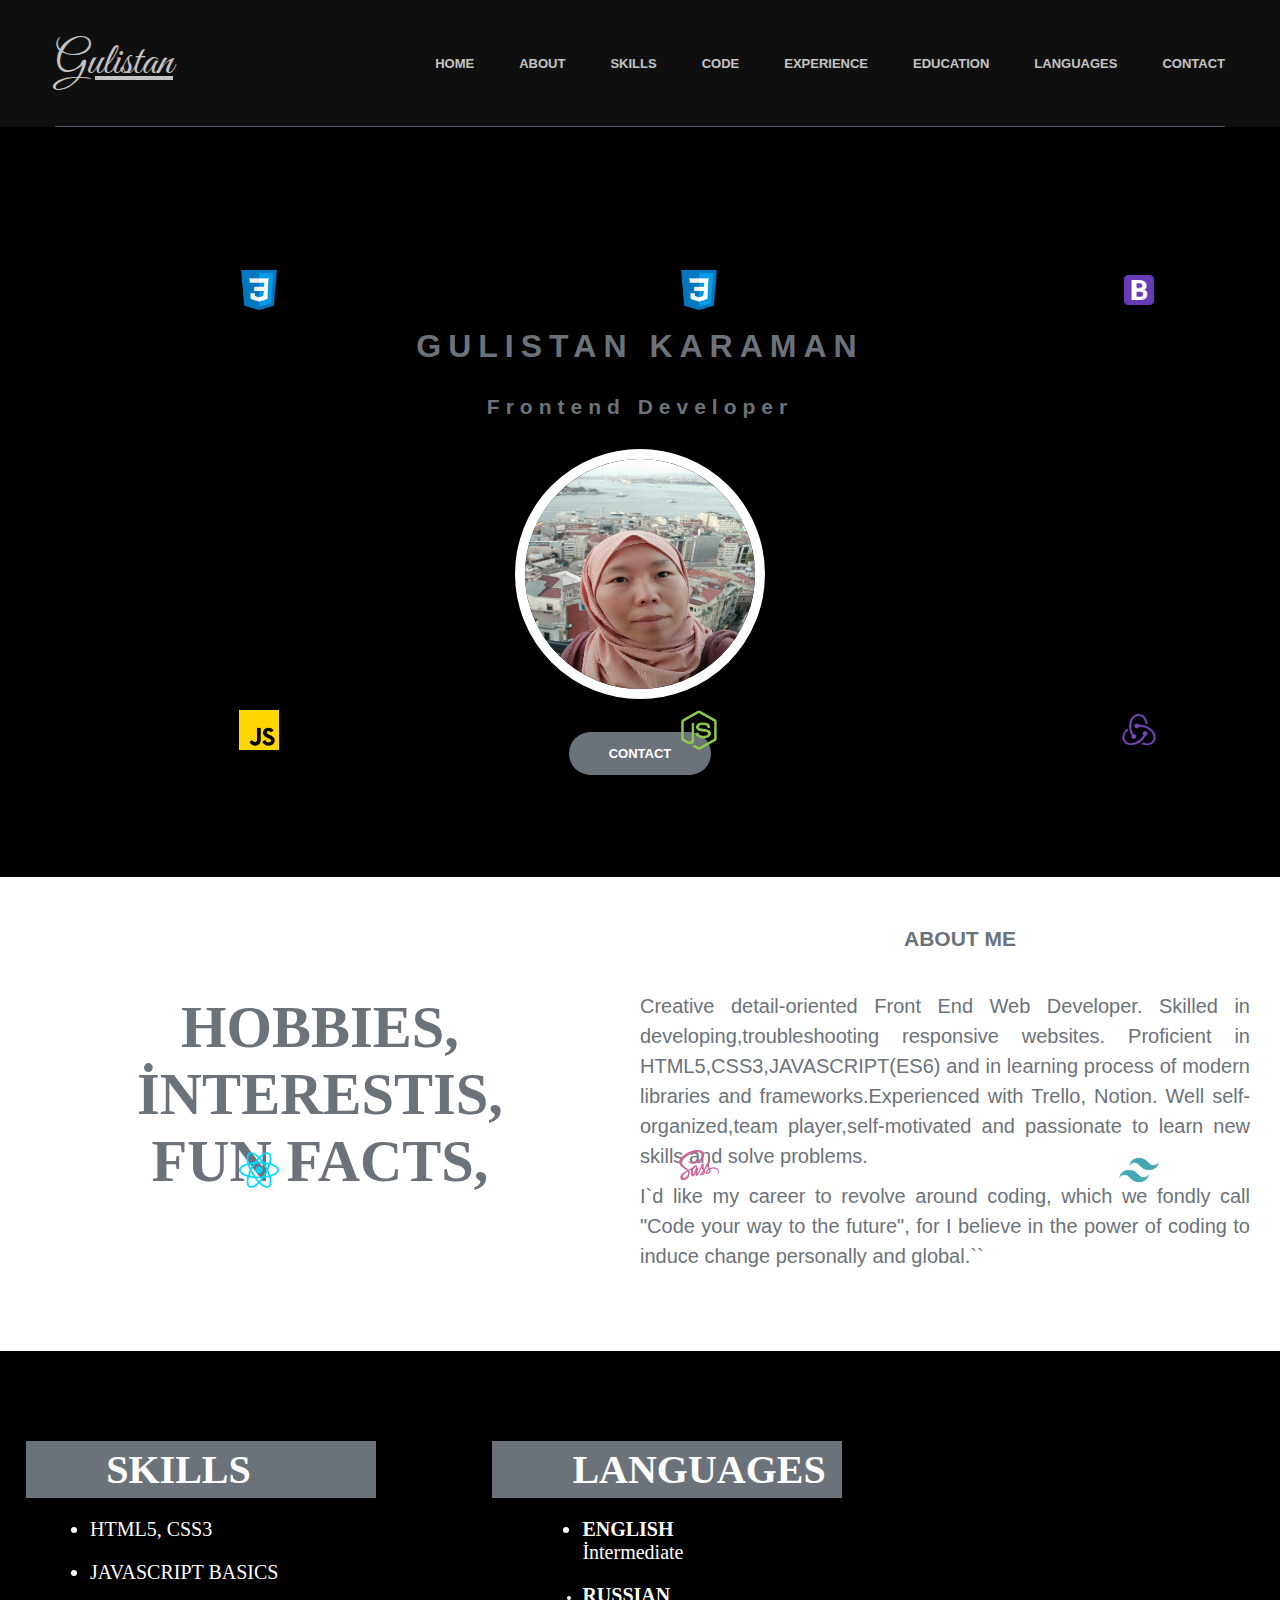
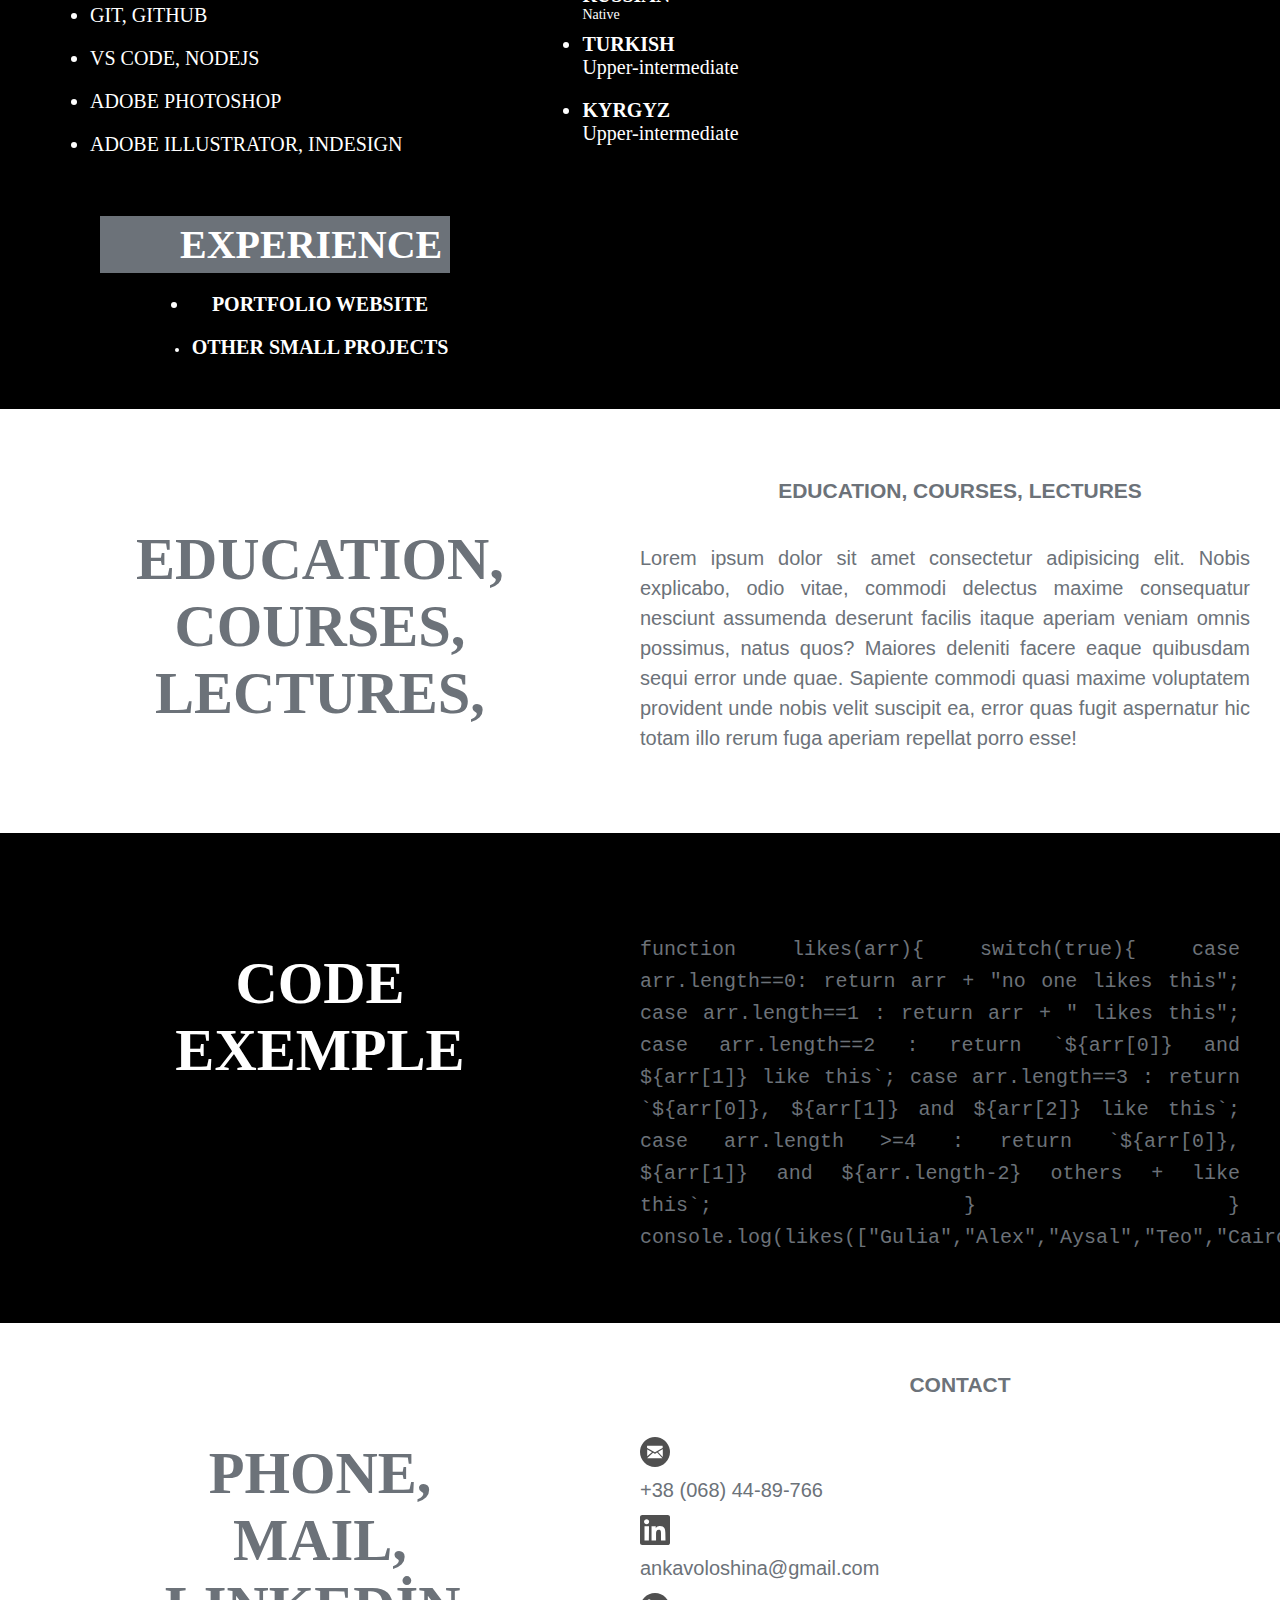
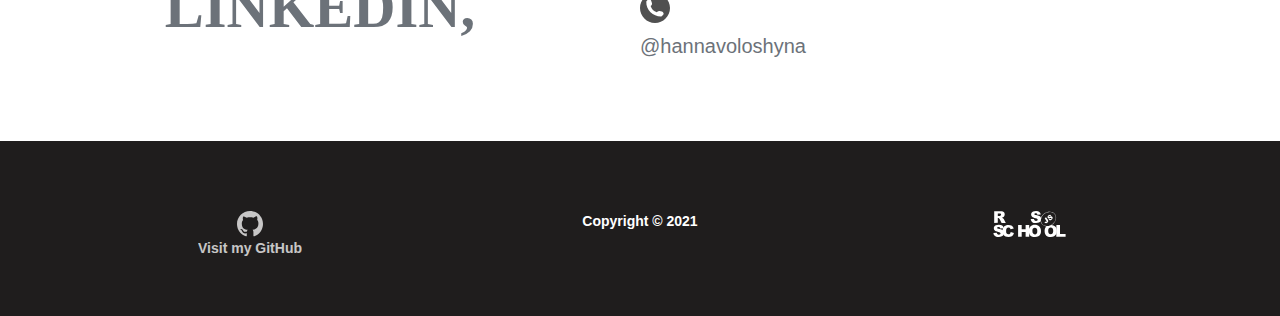
<file: index.html>
<!DOCTYPE html>
<html lang="en">
  <head>
    <meta charset="UTF-8" />
    <meta name="viewport" content="width=device-width, initial-scale=1" />
    <!--link to style css-->
    <link rel="stylesheet" href="style.css" />
    <title>GulistanKaraman|cv</title>
    <!--links to google font-->
    <link rel="preconnect" href="https://fonts.googleapis.com" />
    <link rel="preconnect" href="https://fonts.gstatic.com" crossorigin />
    <link
      href="https://fonts.googleapis.com/css2?family=Great+Vibes&display=swap"
      rel="stylesheet"
    />
  </head>
  <body>
    <!--HEADER-->
    <header class="header">
      <div class="header-container container">
        <div class="header_inner">
          <div class="header_logo">
            <a class="logo_home" href="#home">Gulistan</a>
          </div>
          <!--NAVİGATİON-->
          <nav class="nav">
            <ul class="nav_list">
              <li class="nav_item">
                <a class="nav_link" id="home" href="#home">Home</a>
              </li>
              <li class="nav_item">
                <a class="nav_link" href="#about">About</a>
              </li>
              <li class="nav_item">
                <a class="nav_link" href="#skills">Skills</a>
              </li>
              <li class="nav_item">
                <a class="nav_link" href="#code">Code</a>
              </li>
              <li class="nav_item">
                <a class="nav_link" href="#experience">Experience</a>
              </li>
              <li class="nav_item">
                <a class="nav_link" href="#education">Education</a>
              </li>
              <li class="nav_item">
                <a class="nav_link" href="#languages">Languages</a>
              </li>
              <li class="nav_item">
                <a class="nav_link" href="#contact">Contact</a>
              </li>
            </ul>
          </nav>
        </div>
      </div>
    </header>

    <!--MAİN-->
    <main>
      <!--HOME-->
      <section class="main home">
        <div class="container">
          <div class="main_inner">
            <h1 class="main_title">Gulistan Karaman</h1>
            <h2 class="main_subtitle">Frontend Developer</h2>
            <img
              class="photo"
              src="./images/IMG_20201022_180835.jpg"
              alt="photo"
              width="250"
              height="250"
            />
          </div>
          <div class="btn_contact">
            <a class="btn btn--grey" href="#">Contact</a>
          </div>
        </div>
        <div class="main_background-img">
          <img class="css-icon anm" src="./icons/css.png" alt="#" />
          <img class="css-icon anm" src="./icons/css.png" alt="#" />
          <img class="bootstrap anm" src="./icons/bootstrap.png" alt="#" />
          <img class="gitbash anm" src="./icons/gitbash.png" alt="#" />
          <img class="javascript anm" src="./icons/javascript.png" alt="#" />
          <img class="nodejs anm" src="./icons/node.png" alt="#" />
          <img class="noname1 anm" src="./icons/noname1.png" alt="#" />
          <img class="noname2 anm" src="./icons/noname2.png" alt="#" />
          <img class="react-icon anm" src="./icons/react.png" alt="#" />
          <img class="sass anm" src="./icons/sass.png" alt="#" />
          <img class="tailwind anm" src="./icons/tailwind.png" alt="#" />
          <img class="vscode anm" src="./icons/vscode.png" alt="#" />
        </div>
      </section>
      <section class="container-about">
        <div class="about">
          <div class="about_inner">
            <div class="about_left">
              <h3>
                <br />
                Hobbies, <br />
                İnterestis, <br />
                Fun facts,
              </h3>
            </div>
            <div class="content">
              <h2 class="content-about">About me</h2>
              <div class="paragraph-about">
                <p>
                  Creative detail-oriented Front End Web Developer. Skilled in
                  developing,troubleshooting responsive websites. Proficient in
                  HTML5,CSS3,JAVASCRIPT(ES6) and in learning process of modern
                  libraries and frameworks.Experienced with Trello, Notion. Well
                  self-organized,team player,self-motivated and passionate to
                  learn new skills and solve problems.
                </p>

                <p>
                  I`d like my career to revolve around coding, which we fondly
                  call "Code your way to the future", for I believe in the power
                  of coding to induce change personally and global.``
                </p>
              </div>
            </div>
          </div>
        </div>
      </section>
      <section class="container-skills">
        <div class="skills">
          <div class="skills_inner">
            <div class="skills-left">
              <h3 class="skills-hat">Skills</h3>
              <ul class="skills-ul">
                <li class="skills-li">HTML5, CSS3</li>
                <li class="skills-li">JavaScript Basics</li>
                <li class="skills-li">Git, GitHub</li>
                <li class="skills-li">VS Code, Nodejs</li>
                <li class="skills-li">Adobe Photoshop</li>
                <li class="skills-li">Adobe Illustrator, InDesign</li>
              </ul>
            </div>
            <div class="language_right">
              <h3 class="language-hat">Languages</h3>
              <ul class="language-ul">
                <li class="language-li">
                  <p class="language-name">English</p>
                  <p class="level">İntermediate</p>
                </li>
                <li>
                  <p class="language-name">Russian</p>
                  <p class="level">Native</p>
                </li>
                <li class="language-li">
                  <p class="language-name">Turkish</p>
                  <p class="level">Upper-intermediate</p>
                </li>
                <li class="language-li">
                  <p class="language-name">Kyrgyz</p>
                  <p class="level">Upper-intermediate</p>
                </li>
              </ul>
            </div>
            <div class="experience">
              <h3 class="experience-hat">Experience</h3>
              <ul class="experience-ul">
                <li class="experience-li">
                  <p class="experience-name">Portfolio website</p>
                </li>
                <li><p class="experience-name">Other small projects</p></li>
              </ul>
            </div>
          </div>
        </div>
      </section>

      <section class="container-education">
        <div class="education">
          <div class="education_inner">
            <div class="education_left">
              <h3>
                <br />
                Education, <br />
                Courses, <br />
                Lectures,
              </h3>
            </div>
            <div class="education-content">
              <h2 class="content-edu">Education, Courses, Lectures</h2>
              <div class="paragraph-edu">
                <p>
                  Lorem ipsum dolor sit amet consectetur adipisicing elit. Nobis
                  explicabo, odio vitae, commodi delectus maxime consequatur
                  nesciunt assumenda deserunt facilis itaque aperiam veniam
                  omnis possimus, natus quos? Maiores deleniti facere eaque
                  quibusdam sequi error unde quae. Sapiente commodi quasi maxime
                  voluptatem provident unde nobis velit suscipit ea, error quas
                  fugit aspernatur hic totam illo rerum fuga aperiam repellat
                  porro esse!
                </p>
              </div>
            </div>
          </div>
        </div>
      </section>

      <section class="container-code">
        <div class="code">
          <div class="code_inner">
            <div class="code_left">
              <h3>
                <br />
                Code <br />
                Exemple
              </h3>
            </div>
            <div class="content-code">
              <div class="paragraph-code">
                <code>
                  function likes(arr){ switch(true){ case arr.length==0: return
                  arr + "no one likes this"; case arr.length==1 : return arr + "
                  likes this"; case arr.length==2 : return `${arr[0]} and
                  ${arr[1]} like this`; case arr.length==3 : return `${arr[0]},
                  ${arr[1]} and ${arr[2]} like this`; case arr.length &gt;=4 :
                  return `${arr[0]}, ${arr[1]} and ${arr.length-2} others + like
                  this`; } }
                  console.log(likes(["Gulia","Alex","Aysal","Teo","Cairo"]));
                </code>
              </div>
            </div>
          </div>
        </div>
      </section>

      <section class="container-contact">
        <div class="contact">
          <div class="contact_inner">
            <div class="contact_left">
              <h3>
                <br />
                phone, <br />
                Mail, <br />
                Linkedİn,
              </h3>
            </div>
            <div class="content-contact">
              <h2 class="content-con">Contact</h2>
              <div class="paragraph-contact">
                <ul>
                  <li>
                    <img
                      src="./icons2/email.svg"
                      alt="Phone Icon"
                      width="30"
                      height="30"
                    />
                    <p>+38 (068) 44-89-766</p>
                  </li>
                  <li>
                    <img
                      src="./icons2/linkedin.svg"
                      alt="Email Icon"
                      width="30"
                      height="30"
                    />
                    <p>ankavoloshina@gmail.com</p>
                  </li>
                  <li>
                    <img
                      src="./icons2/phone.svg"
                      alt="Telegram Icon"
                      width="30"
                      height="30"
                    />
                    <p>@hannavoloshyna</p>
                  </li>
                </ul>
              </div>
            </div>
          </div>
        </div>
      </section>
    </main>
    <!--FOOTER-->
    <footer class="footer">
      <div class="container">
        <div class="footer__inner">
          <div class="footer__block">
            <a class="my-github" href="https://github.com/Akchalovna">
              <img
                class="github-icon"
                src="./icons2/github.svg"
                alt="Github Icon"
                width="26"
                height="26"
              />
              <p class="github-font">Visit my GitHub</p>
            </a>
          </div>

          <div class="footer__block">
            <h4 class="copyright__text">Copyright © 2021</h4>
          </div>

          <div class="footer__block">
            <div class="footer__text">
              <a class="rsschool" href="https://rs.school/js/">
                <img
                  src="./icons2/rsschool.svg"
                  alt="Rsschool Icon"
                  width="73"
                  height="26"
                />
              </a>
            </div>
          </div>
        </div>
    </footer>
  </body>
</html>
</file>
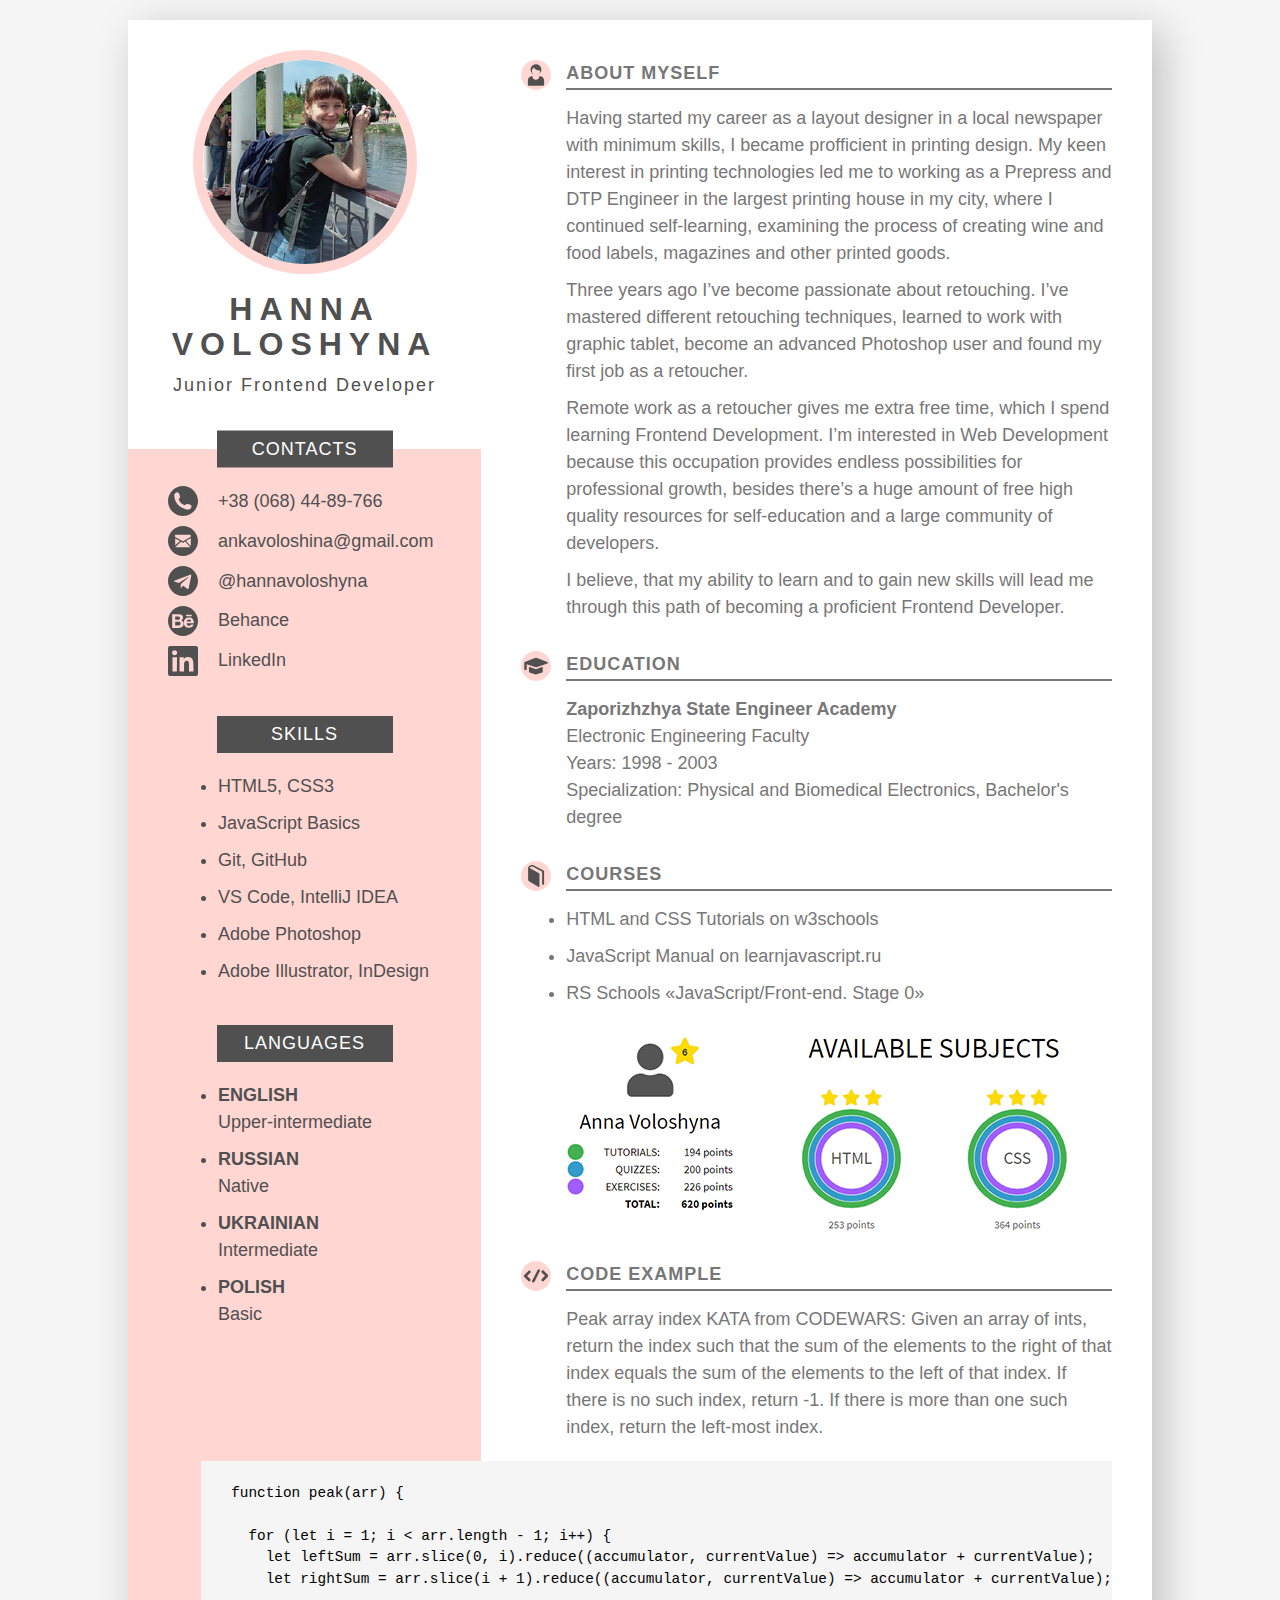
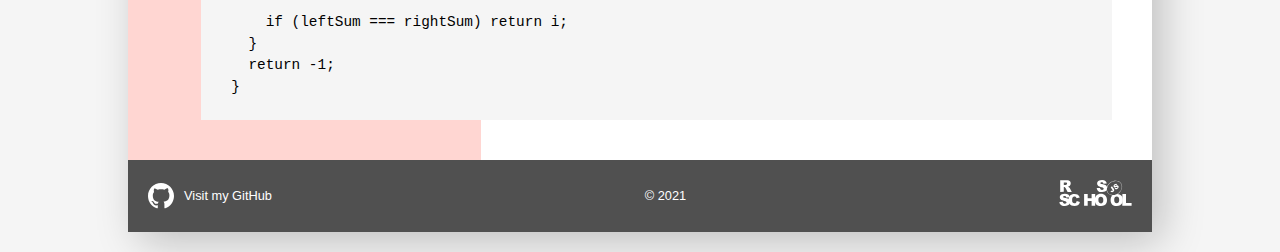
<file: images/resim.html>
<!DOCTYPE html>
<!-- saved from url=(0044)https://annavoloshina.github.io/rsschool-cv/ -->
<html lang="en"><head><meta http-equiv="Content-Type" content="text/html; charset=UTF-8">
  
  <meta http-equiv="x-ua-compatible" content="ie=edge">
  <meta name="viewport" content="width=device-width, initial-scale=1.0">
  <title>Rsschool-cv-html</title>
  <link rel="preconnect" href="https://fonts.googleapis.com/">
  <link rel="preconnect" href="https://fonts.gstatic.com/" crossorigin="">
  <link href="./resim_files/css2" rel="stylesheet">
  <link rel="stylesheet" href="./resim_files/reset.css">
  <link rel="stylesheet" href="./resim_files/style.css">
</head>

<body>
  <div class="container-centered">
    <div class="two-columns">
      <div class="left-column">
        <header>
          <img src="./resim_files/Portrait.jpg" alt="Portrait" width="204" height="204">
          <h1>Hanna Voloshyna</h1>
          <h2>Junior Frontend Developer</h2>
        </header>
        <main>
          <section class="contacts">
            <h3>Contacts</h3>
            <ul>
              <li>
                <img src="./resim_files/phone.svg" alt="Phone Icon" width="30" height="30">
                <p>+38 (068) 44-89-766</p>
              </li>
              <li>
                <img src="./resim_files/email.svg" alt="Email Icon" width="30" height="30">
                <p>ankavoloshina@gmail.com</p>
              </li>
              <li>
                <img src="./resim_files/telegram.svg" alt="Telegram Icon" width="30" height="30">
                <p>@hannavoloshyna</p>
              </li>
              <li>
                <img src="./resim_files/behance.svg" alt="Behance Icon" width="30" height="30">
                <a href="https://www.behance.net/ankavolosh1156">Behance</a>
              </li>
              <li>
                <img src="./resim_files/linkedin.svg" alt="LinkedIn Icon" width="30" height="30">
                <a href="https://www.linkedin.com/in/anna-voloshina-259aa6154/">LinkedIn</a>
              </li>
            </ul>
          </section>
          <section class="skills">
            <h3>Skills</h3>
            <ul>
              <li>HTML5, CSS3</li>
              <li>JavaScript Basics</li>
              <li>Git, GitHub</li>
              <li>VS Code, IntelliJ IDEA</li>
              <li>Adobe Photoshop</li>
              <li>Adobe Illustrator, InDesign</li>
            </ul>
          </section>
          <section class="languages">
            <h3>Languages</h3>
            <ul>
              <li>
                <p class="language-name">English</p>
                <p>Upper-intermediate</p>
              </li>
              <li>
                <p class="language-name">Russian</p>
                <p>Native</p>
              </li>
              <li>
                <p class="language-name">Ukrainian</p>
                <p>Intermediate</p>
              </li>
              <li>
                <p class="language-name">Polish</p>
                <p>Basic</p>
              </li>
            </ul>
          </section>
        </main>
      </div>
      <aside class="right-column">
        <section class="about-myself">
          <div class="sub-header">
            <img src="./resim_files/myself.svg" alt="About Myself Icon" width="30" height="30">
            <h3>About Myself</h3>
          </div>
          <p>Having started my career as a layout designer in a local newspaper with minimum skills,
            I became profficient in printing design. My keen interest in printing technologies led me to working
            as a Prepress and DTP Engineer in the largest printing house in my city, where I continued self-learning,
            examining the process of creating wine and food labels, magazines and other printed goods.</p>
          <p>Three years ago I’ve become passionate about retouching. I’ve mastered different retouching techniques,
            learned to work with graphic tablet, become an advanced Photoshop user and found my first job as a
            retoucher.</p>
          <p>Remote work as a retoucher gives me extra free time, which I spend learning Frontend Development.
            I’m interested in Web Development because this occupation provides endless possibilities for professional
            growth,
            besides there’s a huge amount of free high quality resources for self-education and a large community of
            developers.</p>
          <p>I believe, that my ability to learn and to gain new skills will lead me through this path of becoming a
            proficient Frontend Developer.</p>
        </section>
        <section class="education">
          <div class="sub-header">
            <img src="./resim_files/education.svg" alt="Education Icon" width="30" height="30">
            <h3>Education</h3>
          </div>
          <p><strong>Zaporizhzhya State Engineer Academy</strong></p>
          <p>Electronic Engineering Faculty</p>
          <p>Years: 1998 - 2003</p>
          <p>Specialization: Physical and Biomedical Electronics, Bachelor's degree</p>
        </section>
        <section class="courses">
          <div class="sub-header">
            <img src="./resim_files/courses.svg" alt="Courses" width="30" height="30">
            <h3>Courses</h3>
          </div>
          <ul>
            <li>HTML and CSS Tutorials on w3schools</li>
            <li>JavaScript Manual on learnjavascript.ru</li>
            <li>RS Schools «JavaScript/Front-end. Stage 0»</li>
          </ul>
          <img class="score-img" src="./resim_files/w3schools-score_small.jpg" alt="W3schools Score" width="500">
        </section>
        <section class="code-example">
          <div class="sub-header">
            <img src="./resim_files/code.svg" alt="Code Icon" width="30" height="30">
            <h3>Code example</h3>
          </div>
          <p><strong>Peak array index KATA from CODEWARS:</strong> Given an array of ints, return the index such that
            the sum of the elements to the right of that index equals the sum of the elements to the
            left of that index. If there is no such index, return -1. If there is more than one such index, return the
            left-most index.</p>
          <pre>            <code>
function peak(arr) {

  for (let i = 1; i &lt; arr.length - 1; i++) {
    let leftSum = arr.slice(0, i).reduce((accumulator, currentValue) =&gt; accumulator + currentValue);
    let rightSum = arr.slice(i + 1).reduce((accumulator, currentValue) =&gt; accumulator + currentValue);

    if (leftSum === rightSum) return i;
  }
  return -1;
}</code>
          </pre>
        </section>
      </aside>
    </div>
    <footer>
      <a class="my-github" href="https://github.com/AnnaVoloshina">
        <img class="github-icon" src="./resim_files/github.svg" alt="Github Icon" width="26" height="26">
        <p>Visit my GitHub</p>
      </a>
      <p>© 2021</p>
      <a href="https://rs.school/js/">
        <img src="./resim_files/rsschool.svg" alt="Rsschool Icon" width="73" height="26">
      </a>
    </footer>
  </div>



</body></html>
</file>
<file: style.css>
body {
  font-family: "Raleway", sans-serif;
  margin: 0;
  font-size: 14px;
  color: #6c7279;
  background-color: #fff;
}
*,
*:before,
*:after {
  box-sizing: border-box;
}

h1,
h2,
h3,
h4,
h5,
h6 {
  margin: 0;
}

p {
  margin: 0 0 10px;
}

/*Container
==============*/
.container {
  width: 100%;
  max-width: 1200px;
  margin: 0 auto;
  padding: 0 15px;
}

/*Header
=================*/
.header {
  background-color: rgb(16, 15, 15);
}

.header_inner {
  display: flex;
  justify-content: space-between;
  border-bottom: 1px solid#515369;
  padding: 35px 0;
  align-items: center;
}

.header_logo {
  font-family: "Great Vibes";
  font-size: 45px;
  opacity: 0.75;
}

.header_logo:hover {
  opacity: 1;
}
.logo_home {
  color: #fff;
}

/*Navigation
=================*/

nav {
  font-size: 13px;
  font-weight: 700;
  text-transform: uppercase;
  display: flex;
}

.nav_list {
  display: flex;
  padding-top: 0;
}

.nav_link {
  color: #fff;
  text-decoration: none;
  opacity: 0.75;
  transition: 0.1s linear;
  margin-left: 45px;
}
#home {
  margin: 0;
}
.nav_link:hover {
  opacity: 1;
}

ul {
  margin: 0;
  padding: 0;
  list-style: none;
}

/*MAİN
=================*/
.main {
  display: flex;
  flex-direction: column;
  justify-content: center;
  height: 750px;
  padding-top: 100px;
  background-color: #000;
}

.main_inner {
  width: 100%;
  max-width: 970px;
  margin: 0 auto;
  text-align: center;
}

.main_title {
  margin-bottom: 30px;
  font-size: 2rem;
  font-weight: 700;
  line-height: 1.1;
  text-transform: uppercase;
  letter-spacing: 7px;
}

.main_subtitle {
  margin: 0;
  margin-bottom: 30px;
  letter-spacing: 6px;
}

.photo {
  margin-bottom: 10px;
  border: 10px solid #fff;
  border-radius: 50%;
}

/*BUTTON
=================*/
.btn {
  display: inline-block;
  vertical-align: top;
  padding: 14px 40px;
  margin-top: 20px;
  border: 0;
  cursor: pointer;
  border-radius: 50px;
  font-family: "Raleway", sans-serif;
  font-size: 13px;
  color: #fff;
  font-weight: 600;
  text-transform: uppercase;
  text-decoration: none;
  transition: bacground 0.1s linear;
}

.btn--grey {
  background-color: #6c7279;
}

.btn--grey:hover {
  background-color: #748fab;
}
.btn_contact {
  text-align: center;
}

/*MAİN-BACKGROUND-ANİMATİON
=========================*/

@keyframes move {
  100% {
    transform: translate3d(0, 0, 1px) rotate(360deg);
  }
}

.main_background-img {
  display: grid;
  grid-template-columns: repeat(4, 1fr);
  justify-content: center;
  gap: 400px;
  width: 5vmin;
  position: absolute;
  animation: move;
  animation-timing-function: linear;
  animation-iteration-count: infinite;
  top: 30vh;
  left: 70vw;
  animation-duration: 13s;
  animation-delay: -25s;
  transform-origin: -14vw 23vh;
}

.main_background-img img {
  width: 40px;
  top: 30vh;
  left: 70vw;
  animation-duration: 13s;
  animation-delay: -25s;
  transform-origin: -14vw 23vh;
}

/*ABOUT
=====================*/

.about_inner {
  display: flex;
  flex-wrap: wrap;
  padding-top: 50px;
  padding-bottom: 50px;
}

.about_left {
  width: 50%;
  height: 300px;
  font-family: "Raleway";
  font-size: 50px;
  color: #6c7279;
  text-align: center;
  text-transform: uppercase;
  padding-bottom: 20px;
}
.content {
  width: 50%;
}
.content-about {
  color: #6c7279;
  text-align: center;
  text-transform: uppercase;
  margin-bottom: 20px;
}

.paragraph-about {
  font-family: sans-serif;
  font-size: 20px;
  text-align: justify;
  line-height: 1.5;
  padding-right: 30px;
  padding-bottom: 20px;
  padding-top: 20px;
}

/*SKİLLS AND LANGUAGES
=====================*/
.container-skills {
  background-color: #000;
}
.skills_inner {
  display: flex;
  flex-wrap: wrap;
  padding-top: 50px;
  padding-bottom: 50px;
}

/*skills-left collon====*/

.skills-left {
  font-family: "Raleway";
  color: #fff;
  text-transform: uppercase;
}

.skills-hat {
  width: 350px;
  margin: 40px auto 20px;
  padding: 5px 80px;
  color: #fff;
  font-size: 40px;
  background-color: #6c7279;
}

.skills-ul {
  list-style-type: disc;
  margin-left: 90px;
}

.skills-li {
  font-size: 20px;
  margin-bottom: 20px;
}

/*Language-right collon====*/

.language_right {
  font-family: "Raleway";
  color: #fff;
  text-transform: uppercase;
  padding-left: 90px;
}

.language-hat {
  width: 350px;
  margin: 40px auto 20px;
  padding: 5px 80px;
  color: #fff;
  font-size: 40px;
  background-color: #6c7279;
}

.language-name {
  font-size: 20px;
  margin-bottom: 0px;
  font-weight: 700;
  text-transform: uppercase;
}

.level {
  text-transform: none;
}

.language-li {
  font-size: 20px;
  margin-bottom: 20px;
}
.language-ul {
  list-style-type: disc;
  margin-left: 90px;
}

/*experience====*/

.experience {
  font-family: "Raleway";
  color: #fff;
  text-transform: uppercase;
  padding-left: 100px;
  text-align: center;
}
.experience-hat {
  width: 350px;
  margin: 40px auto 20px;
  padding: 5px 80px;
  color: #fff;
  font-size: 40px;
  background-color: #6c7279;
}
.experience-ul {
  list-style-type: disc;
  margin-left: 90px;
}
.experience-li {
  font-size: 20px;
  margin-bottom: 20px;
}
.experience-name {
  font-size: 20px;
  margin-bottom: 0px;
  font-weight: 700;
  text-transform: uppercase;
}

/*Education=========*/

.education_inner {
  display: flex;
  flex-wrap: wrap;
  padding-top: 50px;
  padding-bottom: 50px;
}

.education_left {
  width: 50%;
  height: 300px;
  font-family: "Raleway";
  font-size: 50px;
  color: #6c7279;
  text-align: center;
  text-transform: uppercase;
  padding-bottom: 20px;
}
.education-content {
  width: 50%;
}
.content-edu {
  color: #6c7279;
  text-align: center;
  text-transform: uppercase;
  margin-bottom: 20px;
  margin-top: 20px;
}

.paragraph-edu {
  font-family: sans-serif;
  font-size: 20px;
  text-align: justify;
  line-height: 1.5;
  padding-right: 30px;
  padding-bottom: 20px;
  padding-top: 20px;
}

/*CODE========*/

.code_inner {
  display: flex;
  flex-wrap: wrap;
  padding-top: 50px;
  padding-bottom: 50px;
  background-color: #000;
}

.code_left {
  width: 50%;
  height: 300px;
  font-family: "Raleway";
  font-size: 50px;
  color: #fff;
  text-align: center;
  text-transform: uppercase;
  padding-bottom: 20px;
}
.content-code {
  width: 50%;
}
.content-coder {
  color: #fff;
  text-align: center;
  text-transform: uppercase;
  margin-bottom: 20px;
}

.paragraph-code {
  font-family: sans-serif;
  font-size: 20px;
  text-align: justify;
  line-height: 1.5;
  padding-right: 40px;
  padding-bottom: 20px;
  padding-top: 50px;
}

/*contact*/

.contact_inner {
  display: flex;
  flex-wrap: wrap;
  padding-top: 50px;
  padding-bottom: 50px;
}

.contact_left {
  width: 50%;
  height: 300px;
  font-family: "Raleway";
  font-size: 50px;
  color: #6c7279;
  text-align: center;
  text-transform: uppercase;
  padding-bottom: 20px;
}
.content-contact {
  width: 50%;
}
.content-con {
  color: #6c7279;
  text-align: center;
  text-transform: uppercase;
  margin-bottom: 20px;
}

.paragraph-contact {
  font-family: sans-serif;
  font-size: 20px;
  text-align: justify;
  line-height: 1.5;
  padding-right: 30px;
  padding-bottom: 20px;
  padding-top: 20px;
}

/*FOOTER*/

.footer {
  background-color: rgb(31, 29, 29);
}

.footer__inner {
  display: flex;
  flex-wrap: wrap;
  padding: 70px 0;
}

.footer__block {
  width: 33.33333%;
  padding: 0 15px;
  text-align: center;
}

.footer__title {
  margin-bottom: 10px;
  font-size: 14px;
  font-weight: 700;
  color: #fff;
  text-transform: uppercase;
}

.my-github {
  opacity: 0.75;
  text-decoration: none;
  color: white;
}

.github-font {
  font-size: 14px;
  font-weight: 700;
  color: #fff;
  text-decoration: none;
}

/* Copyright
===================*/

.copyright__text {
  text-align: center;
  font-size: 14px;
  line-height: 1.5;
  color: #fff;
}

/* Burger */
.burger {
  display: none;
  padding: 9px 2px;

  background: none;
  border: 0;
  cursor: pointer;
}

.burger__item {
  display: block;
  width: 28px;
  height: 3px;

  background-color: #fff;

  font-size: 0;
  color: transparent;

  position: relative;
}

.burger__item:before,
.burger__item:after {
  content: "";
  height: 100%;

  background-color: #fff;

  position: absolute;
  right: 0;
  z-index: 1;
}

.burger__item:before {
  width: 30px;
  top: -8px;
}

.burger__item:after {
  width: 26px;
  bottom: -8px;
}
</file>
<file: images/resim_files/style.css>
:root {
  --dark-gray-color: #505050;
  --ligth-gray-color: #777777;
  --pink-color: #ffd6d2;
}

body {
  box-sizing: border-box;
  background-color: #f5f5f5;
}

.container-centered {
  margin: 20px auto;
  width: 1024px;
  font-family: "Cabin", sans-serif;
  font-size: 18px;
  line-height: 1.5;
  background-color: #ffffff;
  box-shadow: 10px 10px 40px -1px rgba(0, 0, 0, 0.23);
}

.two-columns {
  display: flex;
}

.left-column {
  width: 42%;
  color: var(--dark-gray-color);
  background-color: var(--pink-color);
}

.right-column {
  width: 58%;
  padding: 40px;
}

header {
  padding: 30px;
  text-align: center;
  background-color: #ffffff;
}

header img {
  margin-bottom: 10px;
  border: 10px solid var(--pink-color);
  border-radius: 50%;
}

header h1 {
  margin-bottom: 10px;
  font-size: 2rem;
  font-weight: 700;
  line-height: 1.1;
  text-transform: uppercase;
  letter-spacing: 7px;
}

header h2 {
  margin-bottom: 20px;
  letter-spacing: 2px;
}

main {
  padding: 0 40px;
}

main h3 {
  width: 136px;
  margin: 40px auto 20px;
  padding: 5px 20px;
  text-align: center;
  text-transform: uppercase;
  letter-spacing: 1px;
  color: #ffffff;
  background-color: var(--dark-gray-color);
}

main .contacts h3 {
  margin-top: 0;
  margin-bottom: 0;
  transform: translate(0, -50%);
}

main li {
  margin-bottom: 10px;
}

.contacts li img {
  vertical-align: middle;
  margin-right: 15px;
}

.contacts li p {
  display: inline;
  vertical-align: middle;
}

.contacts a {
  text-decoration: none;
  color: var(--dark-gray-color);
}

main :not(.contacts) ul {
  list-style-type: disc;
  margin-left: 50px;
}

.language-name {
  font-weight: 700;
  text-transform: uppercase;
}

.right-column .sub-header {
  display: flex;
  margin-top: 30px;
  margin-bottom: 15px;
}

.right-column .about-myself .sub-header {
  margin-top: 0;
}

.about-myself p {
  margin-bottom: 10px;
  margin-left: 45px;
}

.about-myself p:last-of-type {
  margin-bottom: 0;
}

.right-column h3 {
  flex: 1;
  vertical-align: middle;
  font-weight: 700;
  text-transform: uppercase;
  letter-spacing: 1px;
  color: var(--ligth-gray-color);
  border-bottom: 2px solid var(--ligth-gray-color);
}

.right-column img {
  vertical-align: middle;
  margin-right: 15px;
}

.right-column p {
  color: var(--ligth-gray-color);
}

.education p {
  margin-left: 45px;
}

.education p strong {
  font-weight: 700;
}

.courses ul {
  list-style-type: disc;
  margin-left: 45px;
  margin-bottom: 30px;
}

.courses li {
  margin-bottom: 10px;
  color: var(--ligth-gray-color);
}

.right-column img.score-img {
  display: block;
  margin: 0 auto;
}

.code-example p {
  margin-left: 45px;
}

pre {
  margin-left: -320px;
  margin-top: 20px;
  padding-left: 30px;
  font-family: monospace;
  font-size: 0.9rem;
  background-color: #f5f5f5;
}

footer {
  display: flex;
  justify-content: space-between;
  align-items: center;
  padding: 20px;
  font-size: 0.8rem;
  color: #ffffff;
  background-color: var(--dark-gray-color);
}

footer a {
  text-decoration: none;
  color: #ffffff;
}

footer .github-icon {
  margin-right: 10px;
}

.my-github {
  display: flex;
  align-items: center;
}
</file>
